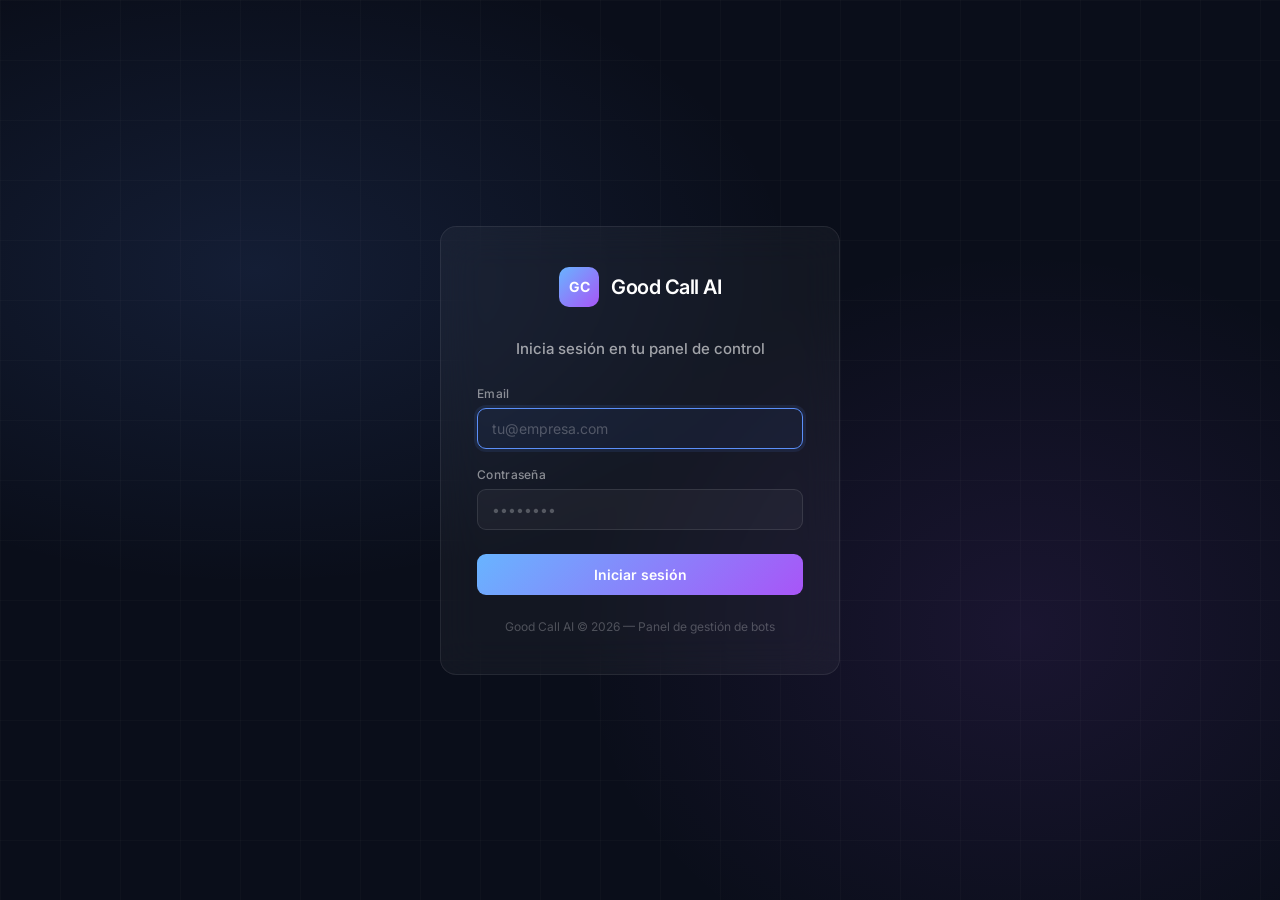
<file: index.html>
<!DOCTYPE html>
<html lang="es">
<head>
<meta charset="UTF-8">
<meta name="viewport" content="width=device-width, initial-scale=1.0">
<title>Good Call AI — Iniciar sesión</title>
<link rel="icon" href="data:image/svg+xml,<svg xmlns='http://www.w3.org/2000/svg' viewBox='0 0 100 100'><text y='.9em' font-size='90'>📞</text></svg>">
<link href="https://fonts.googleapis.com/css2?family=Inter:wght@300;400;500;600;700&family=JetBrains+Mono:wght@400;500&display=swap" rel="stylesheet">
<link rel="stylesheet" href="css/styles.css">
</head>
<body>

<div class="login-page">
  <div class="login-bg"></div>
  <div class="login-grid"></div>

  <div class="login-card">
    <div class="login-logo">
      <div class="login-logo-mark">GC</div>
      <span class="login-logo-text">Good Call AI</span>
    </div>

    <div class="login-title">Inicia sesión en tu panel de control</div>

    <div class="login-error" id="loginError"></div>

    <form id="loginForm" onsubmit="handleLogin(event)">
      <div class="login-field">
        <label for="email">Email</label>
        <input type="email" id="email" placeholder="tu@empresa.com" required autocomplete="email" autofocus>
      </div>

      <div class="login-field">
        <label for="password">Contraseña</label>
        <input type="password" id="password" placeholder="••••••••" required autocomplete="current-password">
      </div>

      <button type="submit" class="login-btn" id="loginBtn">
        Iniciar sesión
      </button>
    </form>

    <div class="login-footer">
      Good Call AI © 2026 — Panel de gestión de bots
    </div>
  </div>
</div>

<!-- Auth module -->
<script src="js/api.js"></script>
<script src="js/auth.js"></script>

<script>
  // Si ya está logueado, redirigir al dashboard
  if (Auth.redirectIfLoggedIn()) {
    // redirect happens inside
  }

  async function handleLogin(e) {
    e.preventDefault();

    const email = document.getElementById('email').value.trim();
    const password = document.getElementById('password').value;
    const btn = document.getElementById('loginBtn');
    const errorEl = document.getElementById('loginError');

    // Reset error
    errorEl.classList.remove('show');
    errorEl.textContent = '';

    // Disable button
    btn.disabled = true;
    btn.textContent = 'Verificando...';

    try {
      const user = await Auth.login(email, password);
      // Success → redirect
      btn.textContent = '✓ Redirigiendo...';
      setTimeout(() => {
        window.location.href = '/app.html';
      }, 300);
    } catch (err) {
      errorEl.textContent = err.message;
      errorEl.classList.add('show');
      btn.disabled = false;
      btn.textContent = 'Iniciar sesión';

      // Shake the password field
      document.getElementById('password').value = '';
      document.getElementById('password').focus();
    }
  }
</script>

</body>
</html>
</file>
<file: css/styles.css>
/* ═══════════════════════════════════════════════════════════════════════════
   GOOD CALL AI — CRM STYLES
   css/styles.css
   ═══════════════════════════════════════════════════════════════════════════ */

:root {
  --bg:        #f6f7f9;
  --surface:   #ffffff;
  --surface2:  #f0f1f4;
  --border:    #e3e5ea;
  --border2:   #d0d3db;
  --text:      #111827;
  --text2:     #6b7280;
  --text3:     #9ca3af;
  --blue:      #5b8ff9;
  --violet:    #a855f7;
  --grad:      linear-gradient(135deg, #68b4ff 0%, #a855f7 100%);
  --green:     #10b981;
  --red:       #ef4444;
  --amber:     #f59e0b;
  --r:         10px;
  --shadow:    0 1px 3px rgba(0,0,0,0.07), 0 1px 2px rgba(0,0,0,0.04);
}

*, *::before, *::after { box-sizing: border-box; margin: 0; padding: 0; }

body {
  font-family: 'Inter', sans-serif;
  background: var(--bg);
  color: var(--text);
  min-height: 100vh;
  font-size: 14px;
  -webkit-font-smoothing: antialiased;
}

/* ═══════════════════════════════════════════════════════════════════════════
   LOGIN PAGE
   ═══════════════════════════════════════════════════════════════════════════ */

.login-page {
  min-height: 100vh;
  display: flex;
  align-items: center;
  justify-content: center;
  background: #0a0e1a;
  position: relative;
  overflow: hidden;
}

.login-bg {
  position: absolute; inset: 0;
  background:
    radial-gradient(ellipse 60% 50% at 20% 30%, rgba(91,143,249,0.12) 0%, transparent 70%),
    radial-gradient(ellipse 50% 60% at 80% 70%, rgba(168,85,247,0.1) 0%, transparent 70%);
  pointer-events: none;
}

.login-grid {
  position: absolute; inset: 0;
  background-image:
    linear-gradient(rgba(255,255,255,0.02) 1px, transparent 1px),
    linear-gradient(90deg, rgba(255,255,255,0.02) 1px, transparent 1px);
  background-size: 60px 60px;
  pointer-events: none;
}

.login-card {
  position: relative;
  z-index: 1;
  width: 400px;
  max-width: calc(100vw - 40px);
  background: rgba(255,255,255,0.04);
  border: 1px solid rgba(255,255,255,0.08);
  border-radius: 16px;
  padding: 40px 36px;
  backdrop-filter: blur(20px);
  animation: loginEnter 0.5s ease both;
}

@keyframes loginEnter {
  from { opacity: 0; transform: translateY(20px) scale(0.96); }
  to   { opacity: 1; transform: translateY(0) scale(1); }
}

.login-logo {
  display: flex;
  align-items: center;
  gap: 12px;
  margin-bottom: 32px;
  justify-content: center;
}

.login-logo-mark {
  width: 40px; height: 40px;
  border-radius: 10px;
  background: var(--grad);
  display: flex; align-items: center; justify-content: center;
  font-size: 14px; font-weight: 700; color: #fff;
}

.login-logo-text {
  font-size: 20px; font-weight: 600; color: #fff;
  letter-spacing: -0.5px;
}

.login-title {
  font-size: 15px;
  font-weight: 500;
  color: rgba(255,255,255,0.6);
  text-align: center;
  margin-bottom: 28px;
}

.login-field {
  margin-bottom: 18px;
}

.login-field label {
  display: block;
  font-size: 12px;
  font-weight: 500;
  color: rgba(255,255,255,0.5);
  margin-bottom: 7px;
  letter-spacing: 0.3px;
}

.login-field input {
  width: 100%;
  padding: 11px 14px;
  border: 1px solid rgba(255,255,255,0.1);
  border-radius: 9px;
  background: rgba(255,255,255,0.04);
  color: #fff;
  font-family: 'Inter', sans-serif;
  font-size: 14px;
  outline: none;
  transition: all 0.15s;
}

.login-field input::placeholder { color: rgba(255,255,255,0.25); }
.login-field input:focus {
  border-color: var(--blue);
  background: rgba(91,143,249,0.06);
  box-shadow: 0 0 0 3px rgba(91,143,249,0.1);
}

.login-btn {
  width: 100%;
  padding: 12px;
  border: none;
  border-radius: 9px;
  background: var(--grad);
  color: #fff;
  font-family: 'Inter', sans-serif;
  font-size: 14px;
  font-weight: 600;
  cursor: pointer;
  transition: all 0.15s;
  margin-top: 6px;
  position: relative;
  overflow: hidden;
}

.login-btn:hover { opacity: 0.9; transform: translateY(-1px); box-shadow: 0 4px 16px rgba(91,143,249,0.3); }
.login-btn:active { transform: translateY(0); }
.login-btn:disabled { opacity: 0.5; cursor: not-allowed; transform: none; }

.login-error {
  background: rgba(239,68,68,0.1);
  border: 1px solid rgba(239,68,68,0.2);
  color: #fca5a5;
  padding: 10px 14px;
  border-radius: 8px;
  font-size: 13px;
  margin-bottom: 16px;
  display: none;
  animation: shake 0.3s ease;
}

.login-error.show { display: block; }

@keyframes shake {
  0%, 100% { transform: translateX(0); }
  25% { transform: translateX(-6px); }
  75% { transform: translateX(6px); }
}

.login-footer {
  margin-top: 24px;
  text-align: center;
  font-size: 12px;
  color: rgba(255,255,255,0.25);
}

/* ═══════════════════════════════════════════════════════════════════════════
   TOPBAR
   ═══════════════════════════════════════════════════════════════════════════ */

.topbar {
  position: fixed;
  top: 0; left: 0; right: 0;
  height: 54px;
  background: var(--surface);
  border-bottom: 1px solid var(--border);
  display: flex;
  align-items: center;
  padding: 0 24px;
  z-index: 200;
  box-shadow: var(--shadow);
}

.top-logo {
  display: flex;
  align-items: center;
  gap: 10px;
  margin-right: 36px;
  cursor: pointer;
  text-decoration: none;
}

.logo-mark {
  width: 30px; height: 30px;
  border-radius: 7px;
  background: var(--grad);
  display: flex; align-items: center; justify-content: center;
  font-size: 11px; font-weight: 700; color: #fff;
  flex-shrink: 0;
}

.logo-label {
  font-size: 15px; font-weight: 600; color: var(--text);
  letter-spacing: -0.3px;
}

.top-nav {
  display: flex;
  align-items: center;
  gap: 1px;
  flex: 1;
}

.top-nav-item {
  padding: 6px 12px;
  border-radius: 7px;
  font-size: 13.5px;
  font-weight: 500;
  color: var(--text2);
  cursor: pointer;
  transition: all 0.12s;
  user-select: none;
  white-space: nowrap;
}

.top-nav-item:hover { background: var(--surface2); color: var(--text); }
.top-nav-item.active { background: var(--surface2); color: var(--text); font-weight: 600; }

.top-right {
  display: flex;
  align-items: center;
  gap: 8px;
  margin-left: auto;
}

/* ═══════════════════════════════════════════════════════════════════════════
   BUTTONS
   ═══════════════════════════════════════════════════════════════════════════ */

.btn {
  font-family: 'Inter', sans-serif;
  font-size: 13px;
  font-weight: 500;
  padding: 7px 14px;
  border-radius: 7px;
  border: none;
  cursor: pointer;
  transition: all 0.12s;
  display: flex;
  align-items: center;
  gap: 6px;
  white-space: nowrap;
}

.btn-primary {
  background: var(--grad);
  color: #fff;
  box-shadow: 0 2px 8px rgba(91,143,249,0.3);
}

.btn-primary:hover { opacity: 0.88; }

.btn-ghost {
  background: transparent;
  color: var(--text2);
  border: 1px solid var(--border);
}

.btn-ghost:hover { background: var(--surface2); color: var(--text); }

.divider-v {
  width: 1px;
  height: 22px;
  background: var(--border);
}

/* ═══════════════════════════════════════════════════════════════════════════
   USER CHIP & LOGOUT
   ═══════════════════════════════════════════════════════════════════════════ */

.user-chip {
  display: flex;
  align-items: center;
  gap: 7px;
  padding: 4px 10px 4px 4px;
  border-radius: 30px;
  cursor: pointer;
  border: 1px solid var(--border);
  transition: all 0.12s;
}

.user-chip:hover { background: var(--surface2); }

.user-av {
  width: 26px; height: 26px;
  border-radius: 50%;
  background: var(--grad);
  display: flex; align-items: center; justify-content: center;
  font-size: 10px; font-weight: 600; color: #fff;
}

.user-chip-name { font-size: 13px; font-weight: 500; }

.logout-btn {
  display: flex;
  align-items: center;
  gap: 5px;
  padding: 6px 11px;
  border-radius: 7px;
  font-family: 'Inter', sans-serif;
  font-size: 13px;
  font-weight: 500;
  color: var(--text2);
  cursor: pointer;
  background: transparent;
  border: 1px solid var(--border);
  transition: all 0.12s;
}

.logout-btn:hover { background: #fff5f5; color: var(--red); border-color: #fca5a5; }

/* ═══════════════════════════════════════════════════════════════════════════
   LAYOUT
   ═══════════════════════════════════════════════════════════════════════════ */

.layout {
  display: flex;
  margin-top: 54px;
  min-height: calc(100vh - 54px);
}

/* ═══════════════════════════════════════════════════════════════════════════
   SIDEBAR
   ═══════════════════════════════════════════════════════════════════════════ */

.sidebar {
  width: 206px;
  background: var(--surface);
  border-right: 1px solid var(--border);
  padding: 18px 10px;
  position: fixed;
  top: 54px; left: 0; bottom: 0;
  overflow-y: auto;
  z-index: 100;
}

.sg { margin-bottom: 20px; }

.sg-label {
  font-size: 10px;
  font-weight: 600;
  letter-spacing: 1.3px;
  text-transform: uppercase;
  color: var(--text3);
  padding: 0 10px;
  margin-bottom: 4px;
}

.si {
  display: flex;
  align-items: center;
  gap: 9px;
  padding: 8px 10px;
  border-radius: 7px;
  font-size: 13.5px;
  font-weight: 400;
  color: var(--text2);
  cursor: pointer;
  transition: all 0.12s;
  margin-bottom: 1px;
  user-select: none;
}

.si:hover { background: var(--surface2); color: var(--text); }

.si.active {
  background: linear-gradient(135deg, rgba(91,143,249,0.1), rgba(168,85,247,0.07));
  color: var(--blue);
  font-weight: 500;
}

.si svg { width: 15px; height: 15px; flex-shrink: 0; opacity: 0.55; }
.si.active svg { opacity: 1; }

.si-badge {
  margin-left: auto;
  font-size: 10.5px;
  font-family: 'JetBrains Mono', monospace;
  background: var(--surface2);
  color: var(--text3);
  padding: 1px 7px;
  border-radius: 20px;
}

/* ═══════════════════════════════════════════════════════════════════════════
   MAIN CONTENT
   ═══════════════════════════════════════════════════════════════════════════ */

.main {
  margin-left: 206px;
  flex: 1;
  padding: 30px 34px;
  max-width: calc(100vw - 206px);
}

.ph { margin-bottom: 26px; }
.ph-title { font-size: 20px; font-weight: 600; letter-spacing: -0.3px; }
.ph-sub { font-size: 13px; color: var(--text2); margin-top: 3px; }

/* ═══════════════════════════════════════════════════════════════════════════
   STATS
   ═══════════════════════════════════════════════════════════════════════════ */

.stats-row {
  display: grid;
  grid-template-columns: repeat(4, 1fr);
  gap: 14px;
  margin-bottom: 18px;
}

.stat {
  background: var(--surface);
  border: 1px solid var(--border);
  border-radius: var(--r);
  padding: 18px 20px;
  box-shadow: var(--shadow);
}

.stat-top {
  display: flex;
  align-items: center;
  justify-content: space-between;
  margin-bottom: 12px;
}

.stat-label { font-size: 12px; font-weight: 500; color: var(--text2); }

.stat-icon {
  width: 28px; height: 28px;
  border-radius: 7px;
  display: flex; align-items: center; justify-content: center;
}

.stat-value {
  font-size: 26px;
  font-weight: 700;
  letter-spacing: -0.8px;
  line-height: 1;
  margin-bottom: 6px;
}

.stat-note { font-size: 11.5px; color: var(--text3); font-family: 'JetBrains Mono', monospace; }

/* ═══════════════════════════════════════════════════════════════════════════
   GRIDS
   ═══════════════════════════════════════════════════════════════════════════ */

.g2   { display: grid; grid-template-columns: 1fr 310px; gap: 14px; margin-bottom: 14px; }
.g2eq { display: grid; grid-template-columns: 1fr 1fr; gap: 14px; }

/* ═══════════════════════════════════════════════════════════════════════════
   CARD
   ═══════════════════════════════════════════════════════════════════════════ */

.card {
  background: var(--surface);
  border: 1px solid var(--border);
  border-radius: var(--r);
  box-shadow: var(--shadow);
  overflow: hidden;
}

.ch {
  padding: 14px 18px;
  border-bottom: 1px solid var(--border);
  display: flex;
  align-items: center;
  justify-content: space-between;
}

.ch-title { font-size: 13.5px; font-weight: 600; }
.ch-link  { font-size: 12px; color: var(--blue); cursor: pointer; font-weight: 500; }
.ch-link:hover { text-decoration: underline; }

.chart-wrap { padding: 18px; }

/* ═══════════════════════════════════════════════════════════════════════════
   BAR CHART
   ═══════════════════════════════════════════════════════════════════════════ */

.bar-chart {
  display: flex;
  align-items: flex-end;
  gap: 6px;
  height: 140px;
  padding: 0 4px;
}

.bar-col {
  flex: 1;
  display: flex;
  flex-direction: column;
  align-items: center;
  gap: 6px;
  height: 100%;
  justify-content: flex-end;
}

.bar {
  width: 100%;
  max-width: 44px;
  border-radius: 5px 5px 2px 2px;
  background: var(--grad);
  min-height: 3px;
  transition: height 0.4s ease;
  cursor: pointer;
}

.bar:hover { opacity: 0.85; }

.bar-label {
  font-size: 10px;
  font-family: 'JetBrains Mono', monospace;
  color: var(--text3);
  white-space: nowrap;
}

.bar-val {
  font-size: 10px;
  font-family: 'JetBrains Mono', monospace;
  color: var(--text2);
  font-weight: 600;
}

/* ═══════════════════════════════════════════════════════════════════════════
   HOUR CHART
   ═══════════════════════════════════════════════════════════════════════════ */

.hour-chart {
  display: flex;
  align-items: flex-end;
  gap: 2px;
  height: 100px;
  padding: 0 4px;
}

.hour-bar {
  flex: 1;
  border-radius: 2px 2px 0 0;
  background: var(--blue);
  opacity: 0.6;
  min-height: 2px;
  transition: all 0.3s ease;
  cursor: pointer;
}

.hour-bar:hover { opacity: 1; }

/* ═══════════════════════════════════════════════════════════════════════════
   BOT ROW
   ═══════════════════════════════════════════════════════════════════════════ */

.bot-row {
  display: flex;
  align-items: center;
  gap: 11px;
  padding: 12px 16px;
  border-bottom: 1px solid var(--border);
  cursor: pointer;
  transition: background 0.12s;
}

.bot-row:hover { background: var(--bg); }
.bot-row:last-child { border-bottom: none; }

.bot-av {
  width: 34px; height: 34px;
  border-radius: 8px;
  background: var(--surface2);
  border: 1px solid var(--border);
  display: flex; align-items: center; justify-content: center;
  font-size: 14px;
  flex-shrink: 0;
}

.bot-info { flex: 1; min-width: 0; }
.bot-name { font-size: 13.5px; font-weight: 500; margin-bottom: 1px; }
.bot-num  { font-size: 11px; color: var(--text2); font-family: 'JetBrains Mono', monospace; }

/* ═══════════════════════════════════════════════════════════════════════════
   PILLS
   ═══════════════════════════════════════════════════════════════════════════ */

.pill {
  font-size: 11px;
  font-family: 'JetBrains Mono', monospace;
  font-weight: 500;
  padding: 3px 9px;
  border-radius: 20px;
  display: inline-block;
}

.pill.on, .pill.conf    { background: #d1fae5; color: #065f46; }
.pill.pau, .pill.pend   { background: #fef3c7; color: #92400e; }
.pill.off, .pill.cancel { background: #fee2e2; color: #991b1b; }

/* ═══════════════════════════════════════════════════════════════════════════
   CONVERSATION ROW
   ═══════════════════════════════════════════════════════════════════════════ */

.conv-row {
  display: flex;
  align-items: center;
  gap: 12px;
  padding: 13px 18px;
  border-bottom: 1px solid var(--border);
  cursor: pointer;
  transition: background 0.12s;
}
.conv-row:hover { background: var(--bg); }
.conv-row:last-child { border-bottom: none; }

.conv-avatar {
  width: 36px; height: 36px;
  border-radius: 50%;
  background: var(--surface2);
  border: 1px solid var(--border);
  display: flex; align-items: center; justify-content: center;
  font-size: 13px; font-weight: 600; color: var(--text2);
  flex-shrink: 0;
}

.conv-info { flex: 1; min-width: 0; }
.conv-name { font-size: 13.5px; font-weight: 500; color: var(--text); margin-bottom: 2px; }
.conv-preview { font-size: 12px; color: var(--text3); white-space: nowrap; overflow: hidden; text-overflow: ellipsis; }
.conv-meta { text-align: right; flex-shrink: 0; }
.conv-time { font-size: 11px; color: var(--text3); font-family: 'JetBrains Mono', monospace; margin-bottom: 4px; }

/* ═══════════════════════════════════════════════════════════════════════════
   EMPTY STATE
   ═══════════════════════════════════════════════════════════════════════════ */

.empty {
  display: flex;
  flex-direction: column;
  align-items: center;
  justify-content: center;
  padding: 32px 20px;
  gap: 6px;
  color: var(--text3);
  text-align: center;
}

.empty-ico {
  width: 38px; height: 38px;
  background: var(--surface2);
  border-radius: 9px;
  display: flex; align-items: center; justify-content: center;
  margin-bottom: 6px;
}

.empty-t { font-size: 13.5px; font-weight: 500; color: var(--text2); }
.empty-s { font-size: 12.5px; }

/* ═══════════════════════════════════════════════════════════════════════════
   TABLE
   ═══════════════════════════════════════════════════════════════════════════ */

table { width: 100%; border-collapse: collapse; }

thead th {
  text-align: left;
  font-size: 11px;
  font-weight: 600;
  letter-spacing: 0.7px;
  text-transform: uppercase;
  color: var(--text3);
  padding: 10px 18px;
  border-bottom: 1px solid var(--border);
  background: var(--bg);
}

tbody td {
  padding: 12px 18px;
  font-size: 13px;
  color: var(--text2);
  border-bottom: 1px solid var(--border);
}

tbody tr:last-child td { border-bottom: none; }
tbody tr:hover td { background: var(--bg); }
.td-m { color: var(--text); font-weight: 500; }
.td-mono { font-family: 'JetBrains Mono', monospace; font-size: 12px; }

/* ═══════════════════════════════════════════════════════════════════════════
   CONFIG ROWS / TOGGLES
   ═══════════════════════════════════════════════════════════════════════════ */

.cr {
  display: flex;
  align-items: center;
  justify-content: space-between;
  padding: 13px 18px;
  border-bottom: 1px solid var(--border);
}

.cr:last-child { border-bottom: none; }
.cr-label { font-size: 13.5px; font-weight: 500; color: var(--text); margin-bottom: 2px; }
.cr-sub   { font-size: 11.5px; color: var(--text2); }

.toggle {
  width: 36px; height: 20px;
  border-radius: 20px;
  background: var(--border2);
  position: relative;
  cursor: pointer;
  transition: background 0.18s;
  flex-shrink: 0;
}

.toggle.on { background: var(--blue); }

.toggle::after {
  content: '';
  position: absolute;
  width: 14px; height: 14px;
  background: #fff;
  border-radius: 50%;
  top: 3px; left: 3px;
  transition: left 0.18s;
  box-shadow: 0 1px 3px rgba(0,0,0,0.2);
}

.toggle.on::after { left: 19px; }

/* ═══════════════════════════════════════════════════════════════════════════
   INFO BANNER
   ═══════════════════════════════════════════════════════════════════════════ */

.info-banner {
  margin-top: 12px;
  padding: 12px 16px;
  background: rgba(91,143,249,0.05);
  border: 1px solid rgba(91,143,249,0.15);
  border-radius: 8px;
  font-size: 12px;
  color: var(--text2);
}

.info-banner strong { color: var(--blue); }

/* ═══════════════════════════════════════════════════════════════════════════
   LIVE DOT
   ═══════════════════════════════════════════════════════════════════════════ */

.live-dot {
  display: inline-block;
  width: 7px; height: 7px;
  background: var(--green);
  border-radius: 50%;
  margin-right: 5px;
  animation: pulse 2s ease infinite;
}

@keyframes pulse {
  0%, 100% { opacity: 1; box-shadow: 0 0 0 0 rgba(16,185,129,0.4); }
  50% { opacity: 0.7; box-shadow: 0 0 0 4px rgba(16,185,129,0); }
}

/* ═══════════════════════════════════════════════════════════════════════════
   REFRESH BUTTON
   ═══════════════════════════════════════════════════════════════════════════ */

.refresh-btn {
  display: inline-flex; align-items: center; gap: 5px;
  padding: 5px 10px; border-radius: 6px; border: 1px solid var(--border);
  background: var(--surface); color: var(--text2); font-size: 11.5px;
  font-family: 'JetBrains Mono', monospace; cursor: pointer; transition: all 0.12s;
}

.refresh-btn:hover { border-color: var(--blue); color: var(--blue); }
.refresh-btn.spinning svg { animation: spin 0.6s linear infinite; }
@keyframes spin { from { transform: rotate(0deg); } to { transform: rotate(360deg); } }

/* ═══════════════════════════════════════════════════════════════════════════
   ANIMATIONS
   ═══════════════════════════════════════════════════════════════════════════ */

@keyframes fu { from{opacity:0;transform:translateY(8px)} to{opacity:1;transform:translateY(0)} }
@keyframes fadeIn { from{opacity:0} to{opacity:1} }
.main > * { animation: fu 0.22s ease both; }

/* ═══════════════════════════════════════════════════════════════════════════
   SCROLLBAR
   ═══════════════════════════════════════════════════════════════════════════ */

::-webkit-scrollbar { width: 4px; }
::-webkit-scrollbar-track { background: transparent; }
::-webkit-scrollbar-thumb { background: var(--border2); border-radius: 4px; }
</file>
